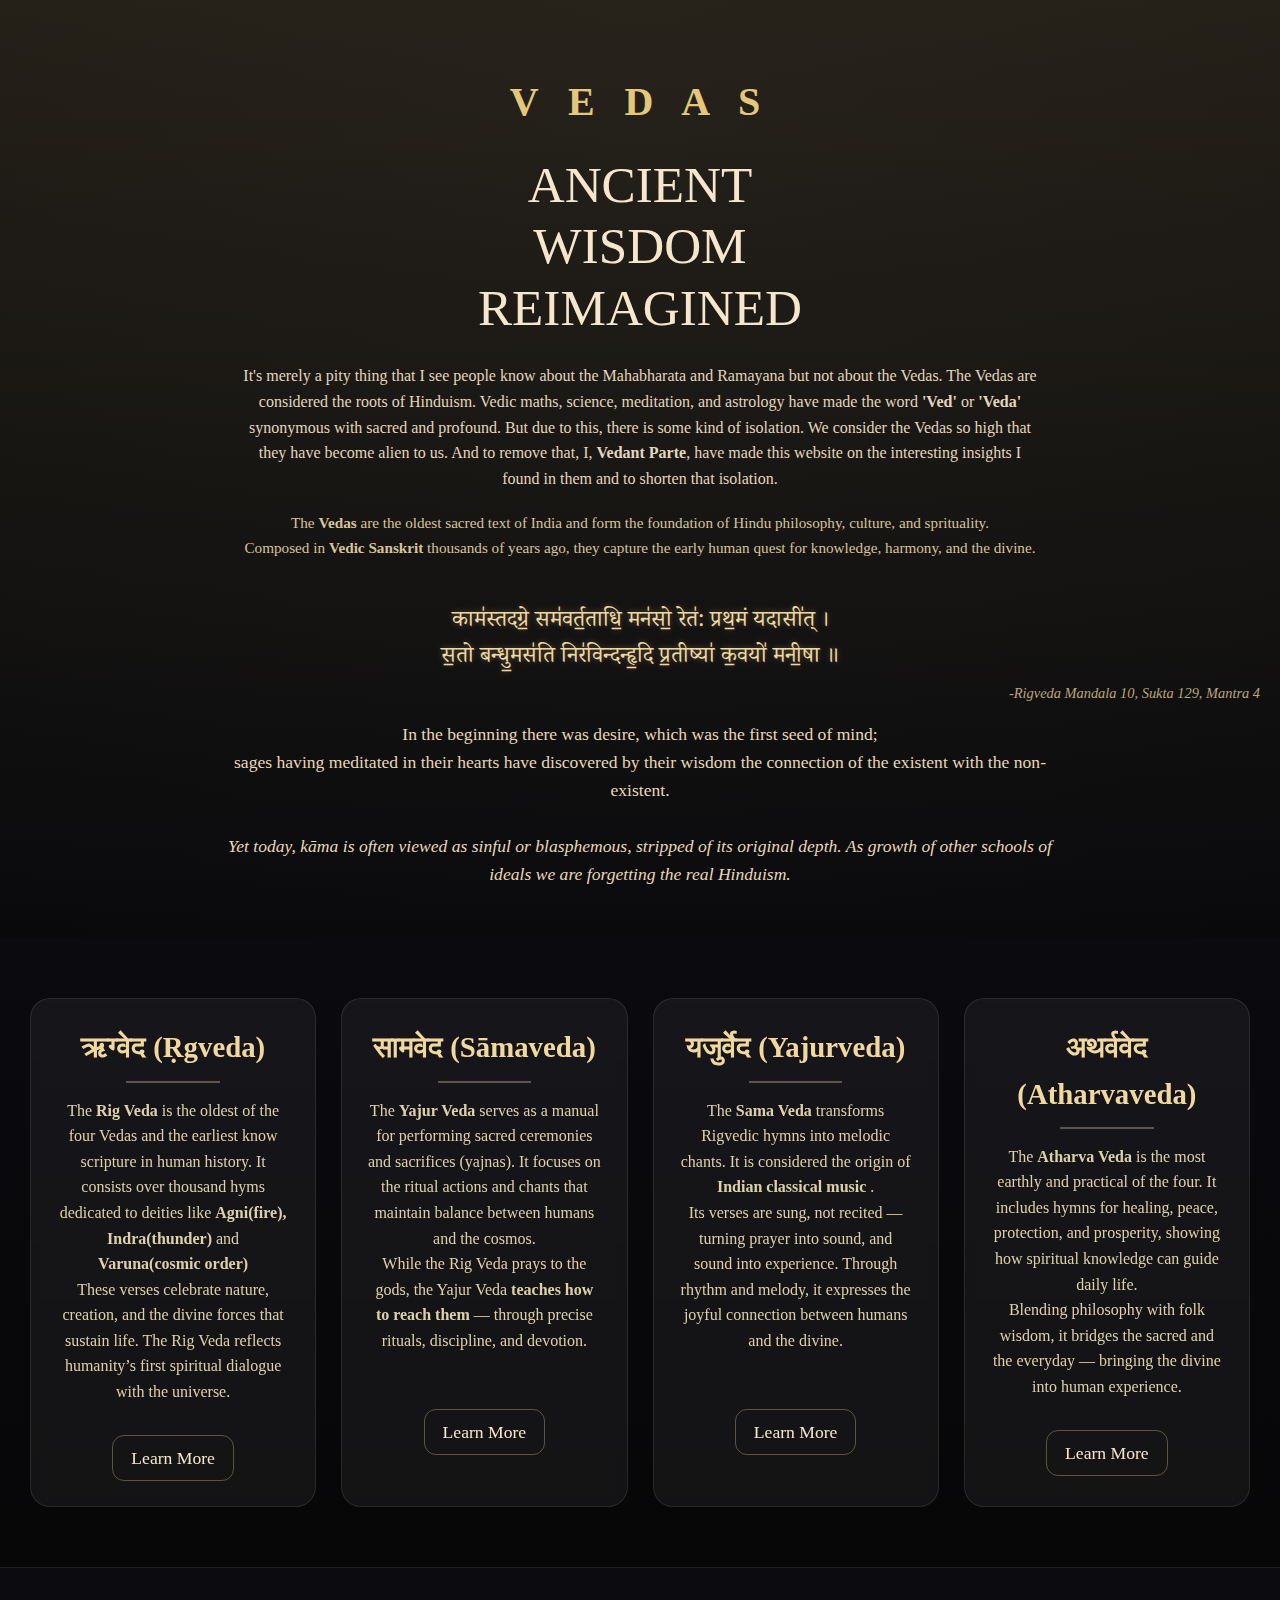
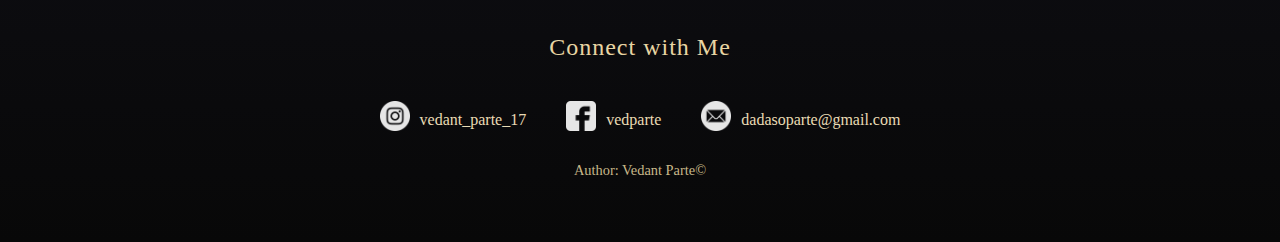
<file: index.html>
<!DOCTYPE html>
<html lang="en">

<head>
  <meta charset="UTF-8" />
  <meta name="viewport" content="width=device-width, initial-scale=1.0" />
  <link rel="stylesheet" href="style.css" />
  <link href="https://fonts.googleapis.com/css2?family=Noto+Serif+Devanagari:wght@500&display=swap" rel="stylesheet" />

  <title>The roots of Dharma</title>
</head>

<body>
  <header>
    <div class="head">
      <h1>V E D A S</h1>
      <h2>ANCIENT <br />WISDOM <br />REIMAGINED</h2>
      <p id="summary">
        It's merely a pity thing that I see people know about the Mahabharata
        and Ramayana but not about the Vedas. The Vedas are considered the
        roots of Hinduism. Vedic maths, science, meditation, and astrology
        have made the word <b>'Ved'</b> or <b>'Veda'</b> synonymous with
        sacred and profound. But due to this, there is some kind of isolation.
        We consider the Vedas so high that they have become alien to us. And
        to remove that, I, <b>Vedant Parte</b>, have made this website on the
        interesting insights I found in them and to shorten that isolation.
      </p>

      <p class="subclass">
        The <b>Vedas</b> are the oldest sacred text of India and form the
        foundation of Hindu philosophy, culture, and sprituality. <br />
        Composed in <b>Vedic Sanskrit</b> thousands of years ago, they capture
        the early human quest for knowledge, harmony, and the divine.
      </p>
      <p class="sanskrit">
        काम॑स्तदग्रे॒ सम॑वर्त॒ताधि॒ मन॑सो॒ रेत॑: प्रथ॒मं यदासी॑त् ।
        <br />स॒तो बन्धु॒मस॑ति निर॑विन्दन्हृ॒दि प्र॒तीष्या॑ क॒वयो॑ मनी॒षा ॥
      <p class="corner">-Rigveda Mandala 10, Sukta 129, Mantra 4</p>
      </p>
      <p class="english">
        In the beginning there was desire, which was the first seed of mind;
        <br />
        sages having meditated in their hearts have discovered by their wisdom
        the connection of the existent with the non-existent. <br> <br>
        <i>Yet today, kāma is often viewed as sinful or blasphemous, stripped of its original depth. As growth of other
          schools of ideals we are forgetting the real Hinduism.</i>
      </p>
    </div>
  </header>

  <div class="card">
    <div class="rig">
      <h2>ऋग्वेद (Ṛgveda)</h2>
      <hr class="header-line" />

      <p class="english">
        The <b>Rig Veda</b> is the oldest of the four Vedas and the earliest
        know scripture in human history. It consists over thousand hyms
        dedicated to deities like <b>Agni(fire), Indra(thunder)</b> and
        <b>Varuna(cosmic order)</b> <br />
        These verses celebrate nature, creation, and the divine forces that
        sustain life. The Rig Veda reflects humanity’s first spiritual
        dialogue with the universe.
      </p>
      <div class="but">
          <a class="button" href="rigved.html">Learn More</a>
      </div>
    </div>
    <div class="sam">
      <h2>सामवेद (Sāmaveda)</h2>
      <hr class="header-line" />
      <p class="english">
        The <b>Yajur Veda</b> serves as a manual for performing sacred
        ceremonies and sacrifices (yajnas). It focuses on the ritual actions
        and chants that maintain balance between humans and the cosmos.
        <br />While the Rig Veda prays to the gods, the Yajur Veda
        <b>teaches how to reach them</b> — through precise rituals,
        discipline, and devotion.
        <br>
        <br>
      </p>
      <div class="but">
          <a class="button" href="rigved.html">Learn More</a>
      </div>
    </div>
    <div class="yaj">
      <h2>यजुर्वेद (Yajurveda)</h2>
      <hr class="header-line" />
      <p class="english">
        The <b>Sama Veda</b> transforms Rigvedic hymns into melodic chants. It
        is considered the origin of <b>Indian classical music</b> . <br />Its
        verses are sung, not recited — turning prayer into sound, and sound
        into experience. Through rhythm and melody, it expresses the joyful
        connection between humans and the divine.
        <br>
        <br>
      </p>
      <a class="button" href="rigved.html">Learn More</a>
    </div>
    <div class="ath">
      <h2>अथर्ववेद (Atharvaveda)</h2>
      <hr class="header-line" />
      <p class="english">
        The <b>Atharva Veda</b> is the most earthly and practical of the four.
        It includes hymns for healing, peace, protection, and prosperity,
        showing how spiritual knowledge can guide daily life. <br />Blending
        philosophy with folk wisdom, it bridges the sacred and the everyday —
        bringing the divine into human experience.
      </p>
      <div class="but">
          <a class="button" href="rigved.html">Learn More</a>
      </div>
      
    </div>
  </div>

  <footer class="foot">
    <h2>Connect with Me</h2>
    <div class="footer_row">
      <div class="footer_item">
        <div class="footer_images">
          <img src="images/instagram.png" alt="Instagram" />
        </div>
        <span>vedant_parte_17</span>
      </div>

      <div class="footer_item">
        <div class="footer_images">
          <img src="images/facebook.png" alt="Twitter" />
        </div>
        <span>vedparte</span>
      </div>

      <div class="footer_item">
        <div class="footer_images">
          <img src="images/email.png" alt="Email" />
        </div>
        <span>dadasoparte@gmail.com</span>
      </div>
    </div>
    <div>
      <p class="english">Author: Vedant Parte©</p>
    </div>
  </footer>

  <script src="script.js"></script>
</body>

</html>
</file>
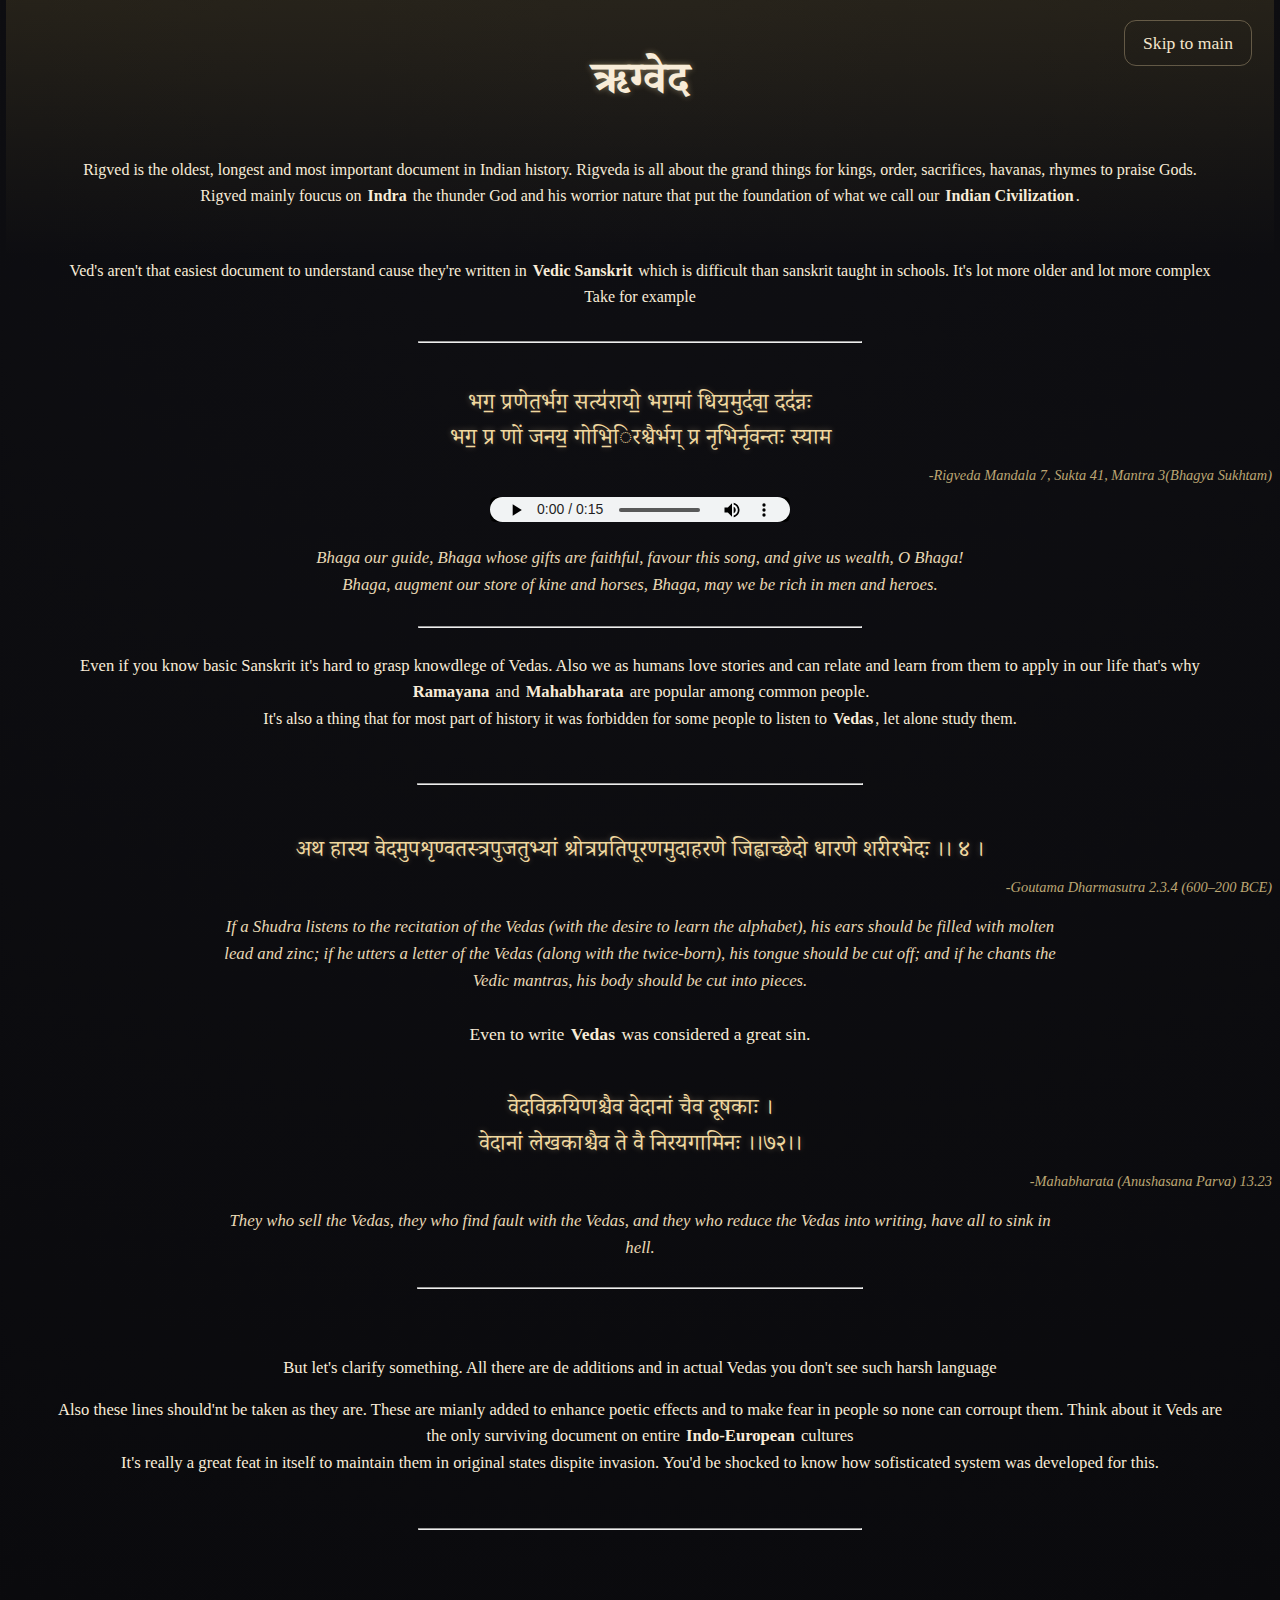
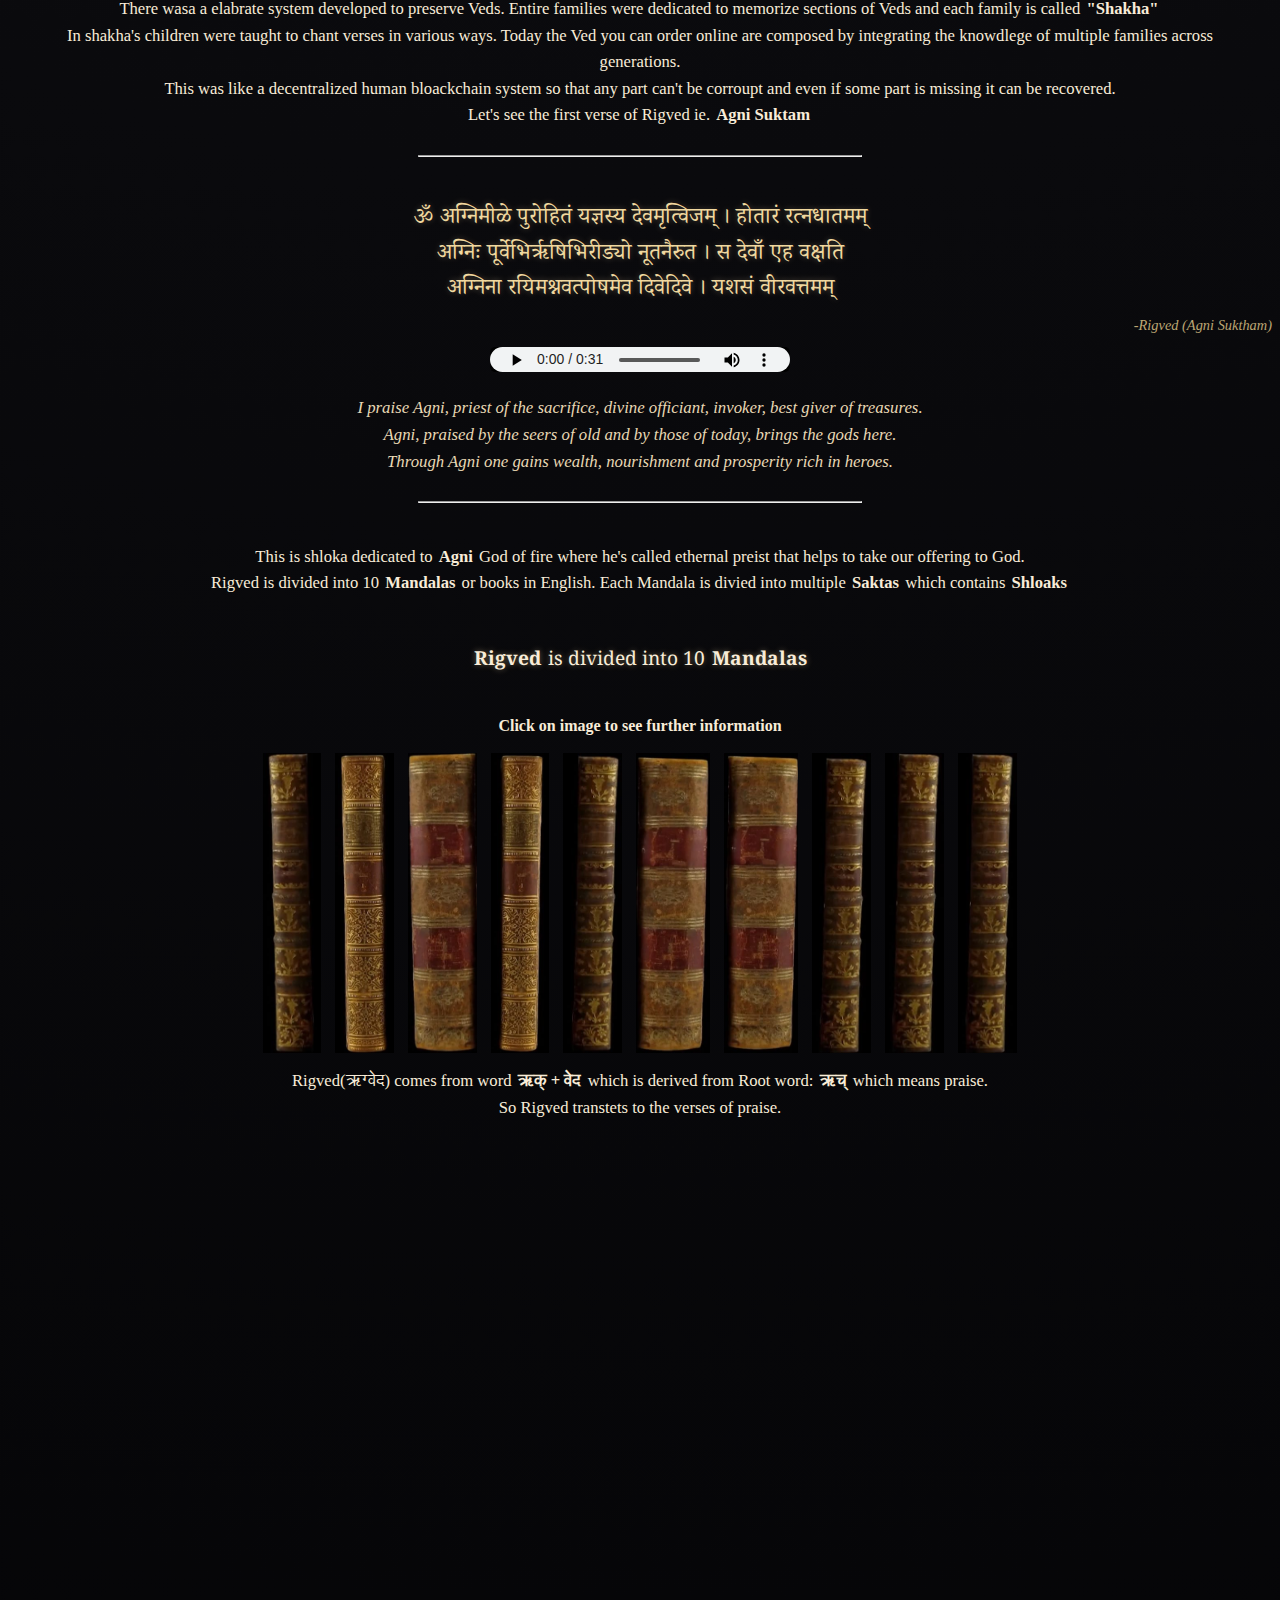
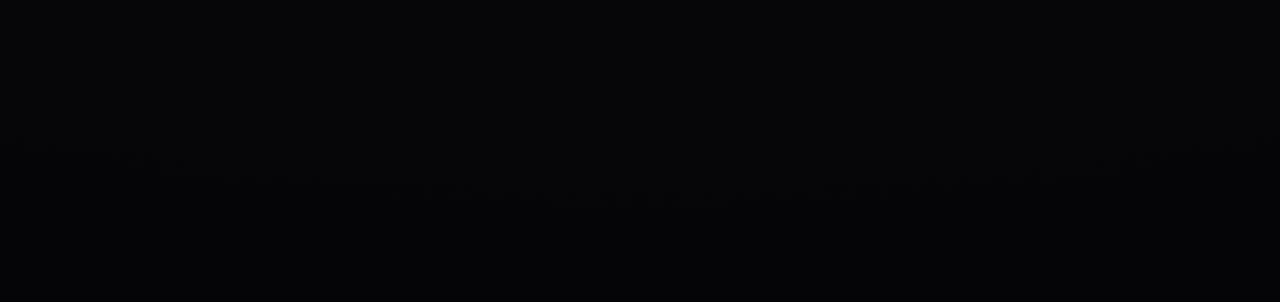
<file: rigved.html>
<!DOCTYPE html>
<html lang="en">

<head>
  <meta charset="UTF-8" />
  <meta name="viewport" content="width=device-width, initial-scale=1.0" />
  <title>Rigved</title>
  <link href="https://fonts.googleapis.com/css2?family=Noto+Serif+Devanagari:wght@500&display=swap" rel="stylesheet" />
  <link rel="stylesheet" href="rigved.css" />
</head>

<body>
  <header>
    <div class="but">
      <a class="button" href="#main">Skip to main</a>
    </div>
    <h1 class="title">ऋग्वेद</h1>

    <p class="summary">
      Rigved is the oldest, longest and most important document in Indian
      history. Rigveda is all about the grand things for kings, order,
      sacrifices, havanas, rhymes to praise Gods. Rigved mainly foucus on
      <b>Indra</b> the thunder God and his worrior nature that put the
      foundation of what we call our <b>Indian Civilization</b>.
    </p>
  </header>

  <p class="info">
    Ved's aren't that easiest document to understand cause they're written
    in <b>Vedic Sanskrit</b> which is difficult than sanskrit taught in
    schools. It's lot more older and lot more complex <br>
    Take for example
  </p>

  <div class="shloka">
    <br>
    <br>
    <hr>
    </p>
    <p class="sanskrit">
      भग॒ प्रणेत॒र्भग॒ सत्य॑रायो॒ भग॒मां धिय॒मुद॑वा॒ दद॑न्नः

      <br />भग॒ प्र णों जनय॒ गोभि॒िरश्वैर्भग् प्र नृभिर्नृवन्तः स्याम

    <p class="corner">-Rigveda Mandala 7, Sukta 41, Mantra 3(Bhagya Sukhtam)</p>
    <audio controls src="audio/Bhagya Suktam.m4a"></audio>
    </p>
    <p class="english">
      Bhaga our guide, Bhaga whose gifts are faithful, favour this song, and give us wealth, O Bhaga!
      <br />
      Bhaga, augment our store of kine and horses, Bhaga, may we be rich in men and heroes. <br> <br>
    </p>
    <hr>
  </div>

  <p class="information">Even if you know basic Sanskrit it's hard to grasp knowdlege of Vedas. Also we as humans love
    stories and can relate and learn from them to apply in our life that's why <b>Ramayana</b> and <b>Mahabharata</b>
    are popular among common people.</p>

  <p class="info">It's also a thing that for most part of history it was forbidden for some people to listen to
    <b>Vedas</b>, let alone study them.
  </p>

  <br><br>
  <hr>
  <div class="shloka">
    <br>
    </p>
    <p class="sanskrit">
      अथ हास्य वेदमुपशृण्वतस्त्रपुजतुभ्यां श्रोत्रप्रतिपूरणमुदाहरणे जिह्वाच्छेदो धारणे शरीरभेदः ।। ४ ।

    <p class="corner">-Goutama Dharmasutra 2.3.4 (600–200 BCE)</p>

    </p>
    <p class="english">
      If a Shudra listens to the recitation of the Vedas (with the desire to learn the alphabet), his ears should be
      filled with molten lead and zinc; if he utters a letter of the Vedas (along with the twice-born), his tongue
      should be cut off; and if he chants the Vedic mantras, his body should be cut into pieces.
    </p>
    <br>
    <p class="info" style="font-size: 1.1rem;">Even to write <b>Vedas</b> was considered a great sin. </p>


    <p class="sanskrit">
      वेदविक्रयिणश्चैव वेदानां चैव दूषकाः ।


      <br />
      वेदानां लेखकाश्चैव ते वै निरयगामिनः ।।७२।।


    <p class="corner">-Mahabharata (Anushasana Parva) 13.23</p>
    </p>
    <p class="english">
      They who sell the Vedas, they who find fault with the Vedas, and they who reduce the Vedas into writing, have
      all to sink in hell.
      <br>
    </p>
  </div>


  <hr>
  <br><br>



  <p class="information">But let's clarify something. All there are de additions and in actual Vedas you don't see
    such harsh
    language</p>
  <p class="information">Also these lines should'nt be taken as they are. These are mianly added to enhance poetic
    effects
    and to make fear in people so none can corroupt them. Think about it Veds are the only surviving document on
    entire <b>Indo-European</b> cultures
    <br>It's really a great feat in itself to maintain them in original states dispite invasion. You'd be shocked to
    know how sofisticated system was developed for this.
  </p>
  <br>




  <main id="main" class="main" tabindex="-1">
    <br>
    <hr>
    <br><br>

    <p class="information">There wasa a elabrate system developed to preserve Veds. Entire families were dedicated to
      memorize sections of Veds and each family is called <b>"Shakha"</b>
      <br> In shakha's children were taught to chant verses in various ways. Today the Ved you can order online are
      composed by integrating the knowdlege of multiple families across generations. <br>
      This was like a decentralized human bloackchain system so that any part can't be corroupt and even if some part is
      missing it can be recovered. <br> Let's see the first verse of Rigved ie. <b>Agni Suktam</b>
    </p>
    <br>
    <hr>

    <p class="sanskrit">
      ॐ अग्निमीळे पुरोहितं यज्ञस्य देवमृत्विजम् । होतारं रत्नधातमम् <br>
      अग्निः पूर्वेभिर्ऋषिभिरीड्यो नूतनैरुत । स देवाँ एह वक्षति <br>
      अग्निना रयिमश्नवत्पोषमेव दिवेदिवे । यशसं वीरवत्तमम्


    <p class="corner">-Rigved (Agni Suktham)</p>

    <audio controls src="audio/agni suktam.mp3"></audio>
    </p>

    <p class="english">
      I praise Agni, priest of the sacrifice, divine officiant, invoker, best giver of treasures. <br>
      Agni, praised by the seers of old and by those of today, brings the gods here. <br>
      Through Agni one gains wealth, nourishment and prosperity rich in heroes.
    </p>
    <br>
    <hr>
    <br>

    <p class="information">This is shloka dedicated to <b>Agni</b> God of fire where he's called ethernal preist that
      helps to take our offering to God. <br>
      Rigved is divided into 10 <b>Mandalas</b> or books in English. Each Mandala is divied into multiple <b>Saktas</b>
      which contains <b>Shloaks</b>
    </p>


    <div class="rig_division">

      <div class="title">
        <p class="information, extra"><b>Rigved</b> is divided into 10 <b>Mandalas</b></p>
      </div>

      <div class="hidden-title">
          <b>Click on image to see further information</b>
        </div>



      <div class="images">
        <img src="images/rig1.jpg" class="rig1" onclick="Rig1()">
        <img src="images/rig2.jpg" class="rig2" onclick="Rig2()">
        <img src="images/rig3.jpg" class="rig3" onclick="Rig3()">
        <img src="images/rig4.jpg" class="rig4" onclick="Rig4()">
        <img src="images/rig5.jpg" class="rig5" onclick="Rig5()">
        <img src="images/rig6.jpg" class="rig6" onclick="Rig6()">
        <img src="images/rig7.jpg" class="rig7" onclick="Rig7()">
        <img src="images/rig8.jpg" class="rig8" onclick="Rig8()">
        <img src="images/rig9.jpg" class="rig9" onclick="Rig9()">
        <img src="images/rig10.jpg" class="rig10"onclick="Rig10()">
      </div>

      <div class="information">
        Rigved(ऋग्वेद) comes from word <b>ऋक् + वेद</b> which is derived from Root word: <b>ऋच्</b> which means praise.
        <br>So Rigved transtets to the verses of praise.</div>
        <div class="hidden"></div>
    </div>

    



  </main>

  <script src="rigved.js"></script>
</body>

</html>
</file>
<file: rigved.css>
* {
  margin: 0px 2px;
  padding: 0;
  box-sizing: border-box;
}

body {
  background: radial-gradient(circle at top, #0f0f13, #050507);
  color: #f8ecd8;
  font-family: "Cormorant Garamond", serif;
  line-height: 1.6;
  overflow-x: hidden;
  scroll-behavior: smooth;
}

.button {
  display: inline-block;
  padding: 8px 18px;
  border-radius: 12px;
  border: 1px solid rgba(255, 230, 180, 0.3);
  color: #f5e6cc;
  text-decoration: none;
  transition: all 0.3s ease;
  font-size: 1.1rem;
  position: absolute;
  right: 20px;
  top: 20px;
}
/* For screens smaller than 768px */
@media (max-width: 768px) {
  .button {
    padding: 4px 9px;
    font-size: 1rem;
    width: 150px;
    height: 40px;
  }
}

/* For screens smaller than 480px */
@media (max-width: 480px) {
  .button {
    padding: 2px 4.5px;
    font-size: 0.9rem;
    width: 120px;
    height: 35px;
  }
}

.button:hover {
  background: rgba(255, 230, 180, 0.1);
  border-color: rgba(255, 230, 180, 0.6);
  transform: scale(1.05);
}

header {
  background: linear-gradient(to bottom, rgba(255, 215, 100, 0.1), transparent);
  padding: 0px 20px 50px;
  text-align: center;
  position: relative;
}

.title {
  font-family: "Noto Serif Devanagari", serif;
  text-align: center;
  padding-top: 50px;
  padding-bottom: 35px;
  font-size: 45px;
  text-shadow: 0 0 6px rgba(255, 227, 172, 0.404);
}

.summary{
  font-size: 1.rem;
  text-align: center;
  padding: 0px 45px;
  font-family: 'Times New Roman', Times, serif;
  margin-inline: auto;
}
 .info{
  font-size: 1rem;
  text-align: center;
  padding: 0px 45px;
  font-family: 'Times New Roman', Times, serif;
  margin-inline: auto;
 }

  .information,.hidden{
  font-size: 1.04rem;
  text-align: center;
  padding: 0px 45px;
  font-family: 'Times New Roman', Times, serif;
  margin-inline: auto;
  margin-top: 15px;
 }

 .sanskrit {
  font-family: "Noto Serif Devanagari", serif;
  font-size: 1.4rem;
  margin-top: 45px;
  color: #f0d89f;
  text-shadow: 0 0 6px rgba(255, 230, 180, 0.3);
}

.corner {
  font-size: 0.9rem;
  text-align: right;
  font-style: italic;
  color: #bca673;
  margin-top: 5px;
}

.english {
  font-size: 1.05rem;
  margin-top: 15px;
  color: #e8d8b4;
  max-width: 850px;
  margin-inline: auto;
  font-style: italic;
}

.shloka{
  text-align: center;
  margin-top: -20px;
  margin-bottom: 25px;
}

audio{
 height: 25px;
  border-radius: 5px;
  background-color: black;
  border: none;
  outline: none;
  margin-top: 10px;
}
hr{
  margin: auto;
  width: 35%;
  background-color: #f0d89f;
}

main{
  height: 2000px;
  text-align: center;
}

rig_division{
  margin-top: 100px;
}

img{
  cursor: pointer;
}

.images{
  display: flex;
  justify-content: center;
  height: 300px;
  gap: 10px;
}

@media (max-width: 768px) {
  .images {
    height: 190px;
    width: auto;
    gap: 5px;
  }
}

/* For screens smaller than 480px */
@media (max-width: 480px) {
  .images {
    height: 100px;
    width: 100%;
    gap: 3px;
  }
}


.extra{
  font-size: 1.2rem;
}

.hidden-title{
  margin-bottom: 15px;
}
</file>
<file: style.css>
/* ========== RESET ========== */
* {
  margin: 0;
  padding: 0;
  box-sizing: border-box;
}

/* ========== GLOBAL ========== */
body {
  background: radial-gradient(circle at top, #0f0f13, #050507);
  color: #f8ecd8;
  font-family: "Cormorant Garamond", serif;
  line-height: 1.6;
  overflow-x: hidden;
  scroll-behavior: smooth;
}

/* ========== HEADER ========== */
header {
  background: linear-gradient(to bottom, rgba(255, 215, 100, 0.1), transparent);
  padding: 70px 20px 50px;
  text-align: center;
}

.head h1 {
  font-size: 2.5rem;
  letter-spacing: 10px;
  color: #e4c77b;
}

.head h2 {
  font-size: 3.2rem;
  font-weight: 500;
  margin-top: 20px;
  color: #f5e6cc;
  line-height: 1.2;
}

#summary {
  margin-top: 25px;
  font-size: 1rem;
  max-width: 800px;
  margin-inline: auto;
  color: #e3d6bb;
}

.subclass {
  margin-top: 20px;
  font-size: 0.95rem;
  color: #d7c49a;
}

.sanskrit {
  font-family: "Noto Serif Devanagari", serif;
  font-size: 1.4rem;
  margin-top: 45px;
  color: #f0d89f;
  text-shadow: 0 0 6px rgba(255, 230, 180, 0.3);
}

.corner {
  font-size: 0.9rem;
  text-align: right;
  font-style: italic;
  color: #bca673;
  margin-top: 5px;
}

.english {
  font-size: 1.1rem;
  margin-top: 15px;
  color: #e8d8b4;
  max-width: 850px;
  margin-inline: auto;
}

/* ========== CARD CONTAINER ========== */
.card {
  display: flex;
  flex-wrap: wrap;
  justify-content: center;
  gap: 25px;
  padding: 60px 30px;
  background: linear-gradient(to bottom, #0a0a0f, #070708);
}

/* ========== INDIVIDUAL CARD ========== */
.card > div {
  flex: 1 1 250px;
  max-width: 500px;
  padding: 25px;
  border-radius: 20px;
  background: rgba(255, 255, 255, 0.05);
  border: 1px solid rgba(255, 230, 180, 0.1);
  text-align: center;
  transition: all 0.4s ease;
  backdrop-filter: blur(5px);
}

.card h2 {
  font-size: 1.8rem;
  color: #f0d89f;
  margin-bottom: 10px;
}

.header-line {
  width: 40%;
  margin: 10px auto;
  border: 0.5px solid rgba(255, 240, 200, 0.3);
}

.card p {
  font-size: 1rem;
  margin: 15px 0;
  color: #ddd1aa;
}

.card > div:hover {
  transform: translateY(-8px) scale(1.03);
  border-color: rgba(255, 220, 160, 0.3);
  box-shadow: 0 10px 20px rgba(255, 230, 170, 0.05);
}

.button {
  display: inline-block;
  margin-top: 15px;
  padding: 8px 18px;
  border-radius: 12px;
  border: 1px solid rgba(255, 230, 180, 0.3);
  color: #f5e6cc;
  text-decoration: none;
  transition: all 0.3s ease;
  font-size: 1.1rem;
}

.button:hover {
  background: rgba(255, 230, 180, 0.1);
  border-color: rgba(255, 230, 180, 0.6);
  transform: scale(1.05);
}

/* ========== FOOTER ========== */
.foot {
  background: linear-gradient(to top, #080808, #0c0c10);
  padding: 60px 20px;
  color: #f5e6cc;
  text-align: center;
  border-top: 1px solid rgba(255, 230, 200, 0.1);
}

.foot h2 {
  font-size: 1.5rem;
  font-weight: 400;
  margin-bottom: 35px;
  color: #e8d5a3;
  letter-spacing: 1px;
}

.footer_row {
  display: flex;
  flex-wrap: wrap;
  justify-content: center;
  gap: 40px;
  margin-bottom: 20px;
}

.footer_item {
  display: flex;
  align-items: center;
  gap: 10px;
  font-size: 1rem;
  color: #e9dbb4;
  transition: all 0.3s ease;
}

.footer_item:hover {
  color: #f5e1a1;
  transform: scale(1.05);
}

.footer_images img {
  width: 30px;
  height: 30px;
  filter: brightness(0) invert(0.9);
  transition: transform 0.3s ease, filter 0.3s ease;
}

.footer_item:hover img {
  transform: scale(1.15);
  filter: brightness(1) invert(0.8);
}


.foot p {
  font-size: 0.9rem;
  color: #c7b789;
  margin-top: 10px;
}
</file>
